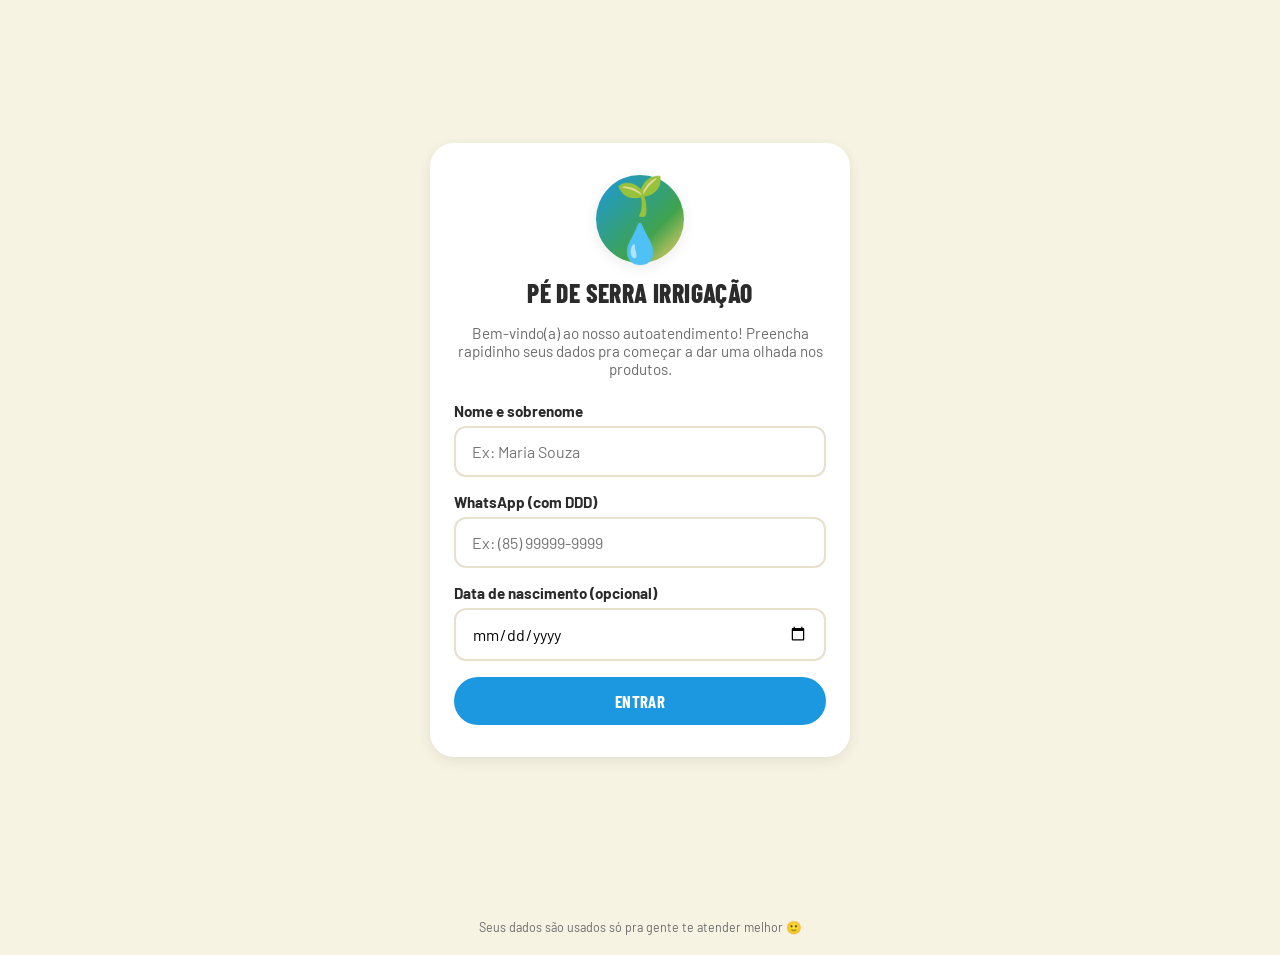
<file: index.html>
<!DOCTYPE html>
<html lang="pt-BR">
<head>
<meta charset="UTF-8">
<meta name="viewport" content="width=device-width, initial-scale=1.0">
<title>Pé de Serra Irrigação - Autoatendimento</title>
<link rel="stylesheet" href="css/style.css">
</head>
<body>

<div class="tela-boas-vindas">
  <div class="caixa-cadastro">
    <div class="icone-topo">🌱💧</div>
    <h1>Pé de Serra Irrigação</h1>
    <p class="legenda">Bem-vindo(a) ao nosso autoatendimento! Preencha rapidinho seus dados pra começar a dar uma olhada nos produtos.</p>

    <form id="form-cadastro" novalidate>
      <div class="campo">
        <label for="nome">Nome e sobrenome</label>
        <input type="text" id="nome" name="nome" placeholder="Ex: Maria Souza" autocomplete="name">
        <span class="erro-texto">Digite seu nome e sobrenome</span>
      </div>

      <div class="campo">
        <label for="whatsapp">WhatsApp (com DDD)</label>
        <input type="tel" id="whatsapp" name="whatsapp" placeholder="Ex: (85) 99999-9999" inputmode="numeric" autocomplete="tel">
        <span class="erro-texto">Digite um WhatsApp válido, com DDD</span>
      </div>

      <div class="campo">
        <label for="nascimento">Data de nascimento (opcional)</label>
        <input type="date" id="nascimento" name="nascimento" autocomplete="bday">
      </div>

      <button type="submit" class="botao botao-primario botao-bloco">Entrar</button>
    </form>
  </div>
</div>

<div class="rodape">Seus dados são usados só pra gente te atender melhor 🙂</div>

<script src="js/cadastro.js"></script>
</body>
</html>
</file>
<file: css/style.css>
/* ===========================================================
   Pé de Serra Irrigação - Autoatendimento
   Cores e fonte da marca
   =========================================================== */

@import url('https://fonts.googleapis.com/css2?family=Barlow:wght@400;500;600;700;800&family=Barlow+Condensed:wght@600;700;800&display=swap');

:root {
  /* Água / irrigação */
  --cor-primaria: #1B98E0;
  --cor-primaria-escura: #157bb8;
  /* Elétrica / ferragens */
  --cor-secundaria: #FFD166;
  --cor-secundaria-escura: #e6b849;
  /* Jardinagem */
  --cor-verde: #3FA34D;
  --cor-verde-escura: #2F7D3B;
  --cor-verde-clara: #eaf5ec;
  --cor-ambar-clara: #fff3d9;
  --cor-azul-clara: #e7f4fc;

  --cor-fundo: #F7F3E3;
  --cor-texto: #2b2b2b;
  --cor-texto-claro: #6b6b6b;
  --cor-branco: #ffffff;
  --cor-erro: #d64545;
  --cor-sucesso: #2F7D3B;
  --sombra: 0 4px 14px rgba(0, 0, 0, 0.08);
  --raio: 16px;
}

* {
  box-sizing: border-box;
}

html, body {
  margin: 0;
  padding: 0;
}

body {
  font-family: 'Barlow', system-ui, -apple-system, sans-serif;
  background-color: var(--cor-fundo);
  color: var(--cor-texto);
  min-height: 100vh;
  display: flex;
  flex-direction: column;
}

h1, h2, h3 {
  font-weight: 800;
  letter-spacing: 0.2px;
}

a {
  color: inherit;
  text-decoration: none;
}

img {
  max-width: 100%;
}

.container {
  width: 100%;
  max-width: 720px;
  margin: 0 auto;
  padding: 20px;
  flex: 1;
}

/* ---------- Cabeçalho ---------- */
.topo {
  background: linear-gradient(120deg, var(--cor-primaria) 0%, var(--cor-verde) 100%);
  color: var(--cor-branco);
  padding: 18px 20px;
  display: flex;
  align-items: center;
  gap: 12px;
  box-shadow: var(--sombra);
  position: sticky;
  top: 0;
  z-index: 50;
}

.topo .voltar {
  font-size: 1.4rem;
  line-height: 1;
  padding: 4px 8px;
  border-radius: 8px;
}

.topo .voltar:active {
  background: rgba(255, 255, 255, 0.2);
}

.topo h1 {
  font-family: 'Barlow Condensed', 'Barlow', sans-serif;
  font-size: 1.3rem;
  margin: 0;
  font-weight: 800;
  letter-spacing: 0.4px;
  text-transform: uppercase;
  flex: 1;
}

.topo .subtitulo {
  font-size: 0.75rem;
  opacity: 0.9;
  display: block;
  font-weight: 400;
}

.logo-emoji {
  font-size: 1.6rem;
}

/* ---------- Botões ---------- */
.botao {
  display: inline-flex;
  align-items: center;
  justify-content: center;
  gap: 8px;
  font-family: 'Barlow Condensed', 'Barlow', sans-serif;
  font-size: 1.05rem;
  font-weight: 700;
  letter-spacing: 0.3px;
  text-transform: uppercase;
  padding: 14px 20px;
  border-radius: 999px;
  border: none;
  cursor: pointer;
  text-align: center;
  transition: transform 0.08s ease, opacity 0.15s ease;
}

.botao:active {
  transform: scale(0.97);
}

.botao-primario {
  background-color: var(--cor-primaria);
  color: var(--cor-branco);
}

.botao-primario:hover {
  background-color: var(--cor-primaria-escura);
}

.botao-secundario {
  background-color: var(--cor-secundaria);
  color: #4a3800;
}

.botao-secundario:hover {
  background-color: var(--cor-secundaria-escura);
}

.botao-whatsapp {
  background-color: #25D366;
  color: var(--cor-branco);
}

.botao-fantasma {
  background: transparent;
  border: 2px solid var(--cor-primaria);
  color: var(--cor-primaria);
}

.botao-bloco {
  width: 100%;
  display: flex;
}

.botao:disabled {
  opacity: 0.5;
  cursor: not-allowed;
}

/* ---------- Cartões ---------- */
.cartao {
  background: var(--cor-branco);
  border-radius: var(--raio);
  box-shadow: var(--sombra);
  padding: 20px;
  margin-bottom: 16px;
}

/* ---------- Formulários ---------- */
.campo {
  margin-bottom: 16px;
}

.campo label {
  display: block;
  font-weight: 700;
  margin-bottom: 6px;
  font-size: 0.95rem;
}

.campo input,
.campo select {
  width: 100%;
  padding: 14px 16px;
  border-radius: 12px;
  border: 2px solid #e6e0cc;
  font-family: inherit;
  font-size: 1rem;
  background: var(--cor-branco);
}

.campo input:focus,
.campo select:focus {
  outline: none;
  border-color: var(--cor-primaria);
}

.campo .erro-texto {
  color: var(--cor-erro);
  font-size: 0.85rem;
  margin-top: 4px;
  display: none;
}

.campo.invalido input {
  border-color: var(--cor-erro);
}

.campo.invalido .erro-texto {
  display: block;
}

/* ---------- Tela de cadastro ---------- */
.tela-boas-vindas {
  min-height: 100vh;
  display: flex;
  align-items: center;
  justify-content: center;
  padding: 24px;
}

.caixa-cadastro {
  background: var(--cor-branco);
  border-radius: 24px;
  box-shadow: var(--sombra);
  padding: 32px 24px;
  max-width: 420px;
  width: 100%;
  text-align: center;
}

.caixa-cadastro .icone-topo {
  width: 88px;
  height: 88px;
  margin: 0 auto 14px;
  border-radius: 50%;
  background: linear-gradient(135deg, var(--cor-primaria) 0%, var(--cor-verde) 65%, var(--cor-secundaria) 100%);
  display: flex;
  align-items: center;
  justify-content: center;
  font-size: 2.4rem;
  box-shadow: var(--sombra);
}

.caixa-cadastro h1 {
  font-family: 'Barlow Condensed', 'Barlow', sans-serif;
  font-size: 1.6rem;
  text-transform: uppercase;
  letter-spacing: 0.4px;
  margin: 0 0 4px;
}

.caixa-cadastro p.legenda {
  color: var(--cor-texto-claro);
  margin-bottom: 24px;
  font-size: 0.95rem;
}

.caixa-cadastro form {
  text-align: left;
}

/* ---------- Menu principal ---------- */
.saudacao {
  margin: 8px 0 20px;
}

.saudacao h2 {
  margin: 0 0 4px;
  font-size: 1.3rem;
}

.saudacao p {
  margin: 0;
  color: var(--cor-texto-claro);
}

.grade-menu {
  display: grid;
  grid-template-columns: 1fr 1fr;
  gap: 14px;
}

.cartao-menu {
  background: var(--cor-branco);
  border-radius: var(--raio);
  box-shadow: var(--sombra);
  padding: 22px 14px;
  text-align: center;
  display: flex;
  flex-direction: column;
  align-items: center;
  gap: 10px;
  min-height: 140px;
  justify-content: center;
}

.cartao-menu .icone {
  font-size: 2.2rem;
}

.cartao-menu span {
  font-family: 'Barlow Condensed', 'Barlow', sans-serif;
  font-weight: 700;
  letter-spacing: 0.2px;
  font-size: 1.02rem;
}

.cartao-menu:active {
  transform: scale(0.97);
}

.cartao-menu.destaque {
  background: var(--cor-primaria);
  color: var(--cor-branco);
}

.cartao-menu.destaque-verde {
  background: linear-gradient(120deg, var(--cor-primaria) 0%, var(--cor-verde) 100%);
  color: var(--cor-branco);
}

.cartao-menu.destaque-ambar {
  background: linear-gradient(120deg, var(--cor-primaria) 0%, var(--cor-secundaria-escura) 100%);
  color: var(--cor-branco);
}

.cartao-menu.cor-ambar {
  background: var(--cor-ambar-clara);
  border: 2px solid var(--cor-secundaria);
}

.cartao-menu.cor-ambar .icone {
  filter: none;
}

.cartao-menu.cor-verde {
  background: var(--cor-verde-clara);
  border: 2px solid var(--cor-verde);
}

.cartao-menu.cor-azul {
  background: var(--cor-azul-clara);
  border: 2px solid var(--cor-primaria);
}

.link-trocar {
  display: block;
  text-align: center;
  margin-top: 24px;
  color: var(--cor-texto-claro);
  font-size: 0.9rem;
  text-decoration: underline;
}

/* ---------- Busca do catálogo ---------- */
.barra-busca {
  margin-bottom: 12px;
}

.barra-busca input {
  width: 100%;
  padding: 14px 16px;
  border-radius: 12px;
  border: 2px solid #e6e0cc;
  font-family: inherit;
  font-size: 1rem;
  background: var(--cor-branco);
}

.barra-busca input:focus {
  outline: none;
  border-color: var(--cor-primaria);
}

.resultado-busca-info {
  color: var(--cor-texto-claro);
  font-size: 0.85rem;
  margin: 0 0 4px;
}

/* ---------- Produto não encontrado ---------- */
.produto-nao-encontrado {
  background: var(--cor-branco);
  border: 2px dashed #e6e0cc;
  border-radius: var(--raio);
  padding: 16px;
  margin-top: 8px;
  margin-bottom: 100px;
  text-align: center;
}

.produto-nao-encontrado h3 {
  margin: 0 0 4px;
  font-size: 1rem;
}

.produto-nao-encontrado p {
  margin: 0 0 12px;
  color: var(--cor-texto-claro);
  font-size: 0.85rem;
}

.form-produto-manual {
  display: flex;
  gap: 8px;
}

.form-produto-manual input {
  flex: 1;
  padding: 12px 14px;
  border-radius: 12px;
  border: 2px solid #e6e0cc;
  font-family: inherit;
  font-size: 0.95rem;
  background: var(--cor-fundo);
}

.form-produto-manual input:focus {
  outline: none;
  border-color: var(--cor-primaria);
}

.form-produto-manual .botao {
  padding: 12px 18px;
  font-size: 0.9rem;
  flex-shrink: 0;
}

/* ---------- Abas do catálogo ---------- */
.abas {
  display: flex;
  gap: 8px;
  overflow-x: auto;
  padding: 4px 0 12px;
  margin-bottom: 12px;
  -webkit-overflow-scrolling: touch;
}

.abas::-webkit-scrollbar {
  height: 4px;
}

.aba-botao {
  flex: 0 0 auto;
  padding: 10px 16px;
  border-radius: 999px;
  border: 2px solid var(--cor-primaria);
  background: var(--cor-branco);
  color: var(--cor-primaria);
  font-family: 'Barlow Condensed', 'Barlow', sans-serif;
  font-weight: 700;
  letter-spacing: 0.3px;
  text-transform: uppercase;
  font-size: 0.9rem;
  cursor: pointer;
  white-space: nowrap;
}

.aba-botao.ativa {
  background: var(--cor-primaria);
  color: var(--cor-branco);
}

/* ---------- Cardápio de produtos ---------- */
.lista-produtos {
  display: flex;
  flex-direction: column;
  gap: 12px;
  padding-bottom: 100px;
}

.item-produto {
  background: var(--cor-branco);
  border-radius: var(--raio);
  box-shadow: var(--sombra);
  padding: 16px;
  display: flex;
  justify-content: space-between;
  align-items: center;
  gap: 12px;
}

.item-produto .info h3 {
  margin: 0 0 4px;
  font-size: 1rem;
}

.item-produto .info .preco {
  color: var(--cor-primaria-escura);
  font-weight: 700;
  font-size: 1rem;
}

.item-produto .info .unidade {
  color: var(--cor-texto-claro);
  font-size: 0.8rem;
}

.seletor-qtd {
  display: flex;
  align-items: center;
  gap: 8px;
  flex-shrink: 0;
}

.seletor-qtd button {
  width: 34px;
  height: 34px;
  border-radius: 50%;
  border: none;
  background: var(--cor-fundo);
  font-size: 1.2rem;
  font-weight: 700;
  color: var(--cor-primaria);
  cursor: pointer;
}

.seletor-qtd button.adicionar {
  background: var(--cor-secundaria);
  color: #4a3800;
}

.seletor-qtd .qtd {
  min-width: 22px;
  text-align: center;
  font-weight: 700;
}

/* ---------- Carrinho flutuante ---------- */
.barra-carrinho {
  position: fixed;
  bottom: 16px;
  left: 16px;
  right: 16px;
  max-width: 688px;
  margin: 0 auto;
  background: var(--cor-primaria);
  color: var(--cor-branco);
  border-radius: 999px;
  padding: 14px 20px;
  display: none;
  align-items: center;
  justify-content: space-between;
  box-shadow: 0 8px 20px rgba(0,0,0,0.25);
  cursor: pointer;
  z-index: 60;
  font-weight: 700;
}

.barra-carrinho.visivel {
  display: flex;
}

.painel-carrinho {
  position: fixed;
  inset: 0;
  background: rgba(0,0,0,0.4);
  z-index: 100;
  display: none;
  align-items: flex-end;
  justify-content: center;
}

.painel-carrinho.aberto {
  display: flex;
}

.painel-carrinho-conteudo {
  background: var(--cor-fundo);
  width: 100%;
  max-width: 720px;
  max-height: 85vh;
  border-radius: 24px 24px 0 0;
  padding: 20px;
  overflow-y: auto;
}

.painel-carrinho-conteudo h2 {
  margin-top: 0;
}

.linha-carrinho {
  display: flex;
  justify-content: space-between;
  align-items: center;
  background: var(--cor-branco);
  border-radius: 12px;
  padding: 12px 14px;
  margin-bottom: 10px;
}

.linha-carrinho .nome {
  font-weight: 700;
  font-size: 0.95rem;
}

.linha-carrinho .detalhe {
  color: var(--cor-texto-claro);
  font-size: 0.82rem;
}

.linha-carrinho .remover {
  background: none;
  border: none;
  color: var(--cor-erro);
  font-size: 1.3rem;
  cursor: pointer;
}

.lista-itens-perifericos {
  list-style: none;
  margin: 0;
  padding: 0;
  display: flex;
  flex-direction: column;
  gap: 8px;
}

.lista-itens-perifericos li {
  background: var(--cor-fundo);
  border-radius: 10px;
  padding: 10px 12px;
  font-size: 0.9rem;
}

.lista-itens-perifericos .unidade {
  color: var(--cor-texto-claro);
  font-size: 0.78rem;
}

.linha-resultado {
  display: flex;
  justify-content: space-between;
  align-items: center;
  gap: 12px;
  padding: 10px 0;
  border-bottom: 1px dashed #e6e0cc;
  font-size: 0.92rem;
}

.linha-resultado:last-of-type {
  border-bottom: none;
}

.linha-resultado span {
  color: var(--cor-texto-claro);
}

.linha-resultado strong {
  text-align: right;
}

.total-carrinho {
  display: flex;
  justify-content: space-between;
  font-size: 1.15rem;
  font-weight: 800;
  margin: 16px 0;
  padding-top: 12px;
  border-top: 2px dashed #d9d2b8;
}

.carrinho-vazio {
  text-align: center;
  color: var(--cor-texto-claro);
  padding: 30px 0;
}

/* ---------- Tela de sucesso ---------- */
.tela-sucesso {
  text-align: center;
  padding: 20px 0;
}

.tela-sucesso .icone {
  font-size: 3.5rem;
  margin-bottom: 10px;
}

.tela-sucesso .numero-pedido {
  font-size: 1.1rem;
  font-weight: 800;
  color: var(--cor-primaria-escura);
  margin: 6px 0 20px;
}

.acoes-sucesso {
  display: flex;
  flex-direction: column;
  gap: 12px;
  margin-top: 16px;
}

/* ---------- Página de vendedor ---------- */
.cartao-vendedor {
  text-align: center;
  padding: 32px 20px;
}

.avatar-vendedor {
  width: 96px;
  height: 96px;
  border-radius: 50%;
  background: var(--cor-secundaria);
  display: flex;
  align-items: center;
  justify-content: center;
  font-size: 2.4rem;
  margin: 0 auto 14px;
}

.avatar-vendedor.avatar-verde {
  background: var(--cor-verde);
}

.cartao-vendedor h2 {
  margin: 0 0 4px;
}

.cartao-vendedor .cargo {
  color: var(--cor-texto-claro);
  margin-bottom: 20px;
}

/* ---------- Manuais ---------- */
.item-manual {
  display: flex;
  align-items: center;
  gap: 14px;
  background: var(--cor-branco);
  border-radius: var(--raio);
  box-shadow: var(--sombra);
  padding: 16px;
  margin-bottom: 12px;
}

.item-manual .icone-pdf {
  font-size: 1.8rem;
  flex-shrink: 0;
}

.item-manual .texto {
  flex: 1;
}

.item-manual .texto h3 {
  margin: 0 0 2px;
  font-size: 0.95rem;
}

.item-manual .texto p {
  margin: 0;
  font-size: 0.8rem;
  color: var(--cor-texto-claro);
}

.item-manual .botao {
  padding: 10px 16px;
  font-size: 0.85rem;
  flex-shrink: 0;
}

.aviso {
  background: #fff6df;
  border: 2px dashed var(--cor-secundaria-escura);
  border-radius: 12px;
  padding: 12px 14px;
  font-size: 0.85rem;
  color: #6b5300;
  margin-bottom: 16px;
}

/* ---------- Rodapé ---------- */
.rodape {
  text-align: center;
  padding: 20px;
  font-size: 0.78rem;
  color: var(--cor-texto-claro);
}

@media (min-width: 600px) {
  .grade-menu {
    grid-template-columns: repeat(4, 1fr);
  }
}
</file>
